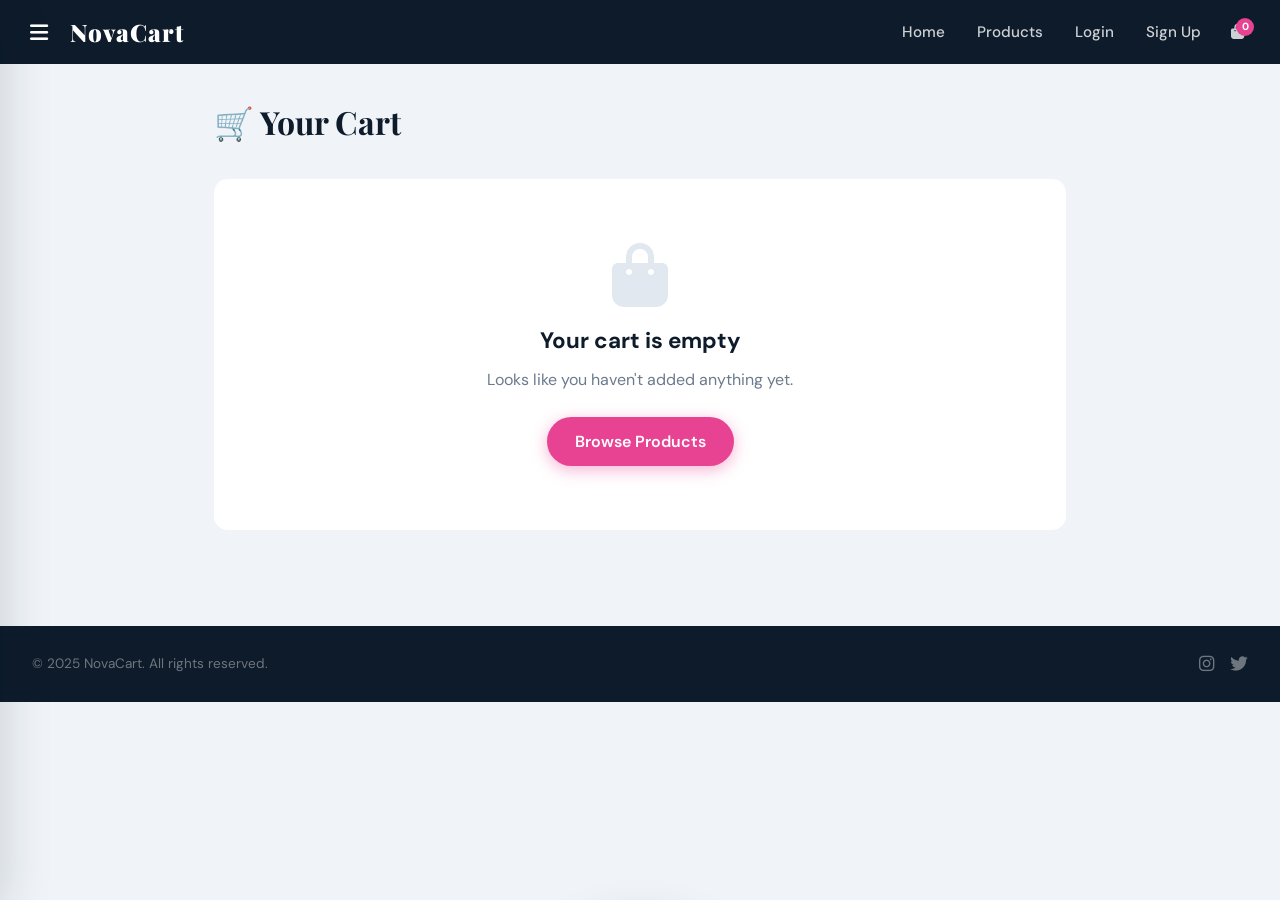
<file: cart.html>
<!DOCTYPE html>
<html lang="en">
<head>
  <meta charset="UTF-8">
  <meta name="viewport" content="width=device-width, initial-scale=1.0">
  <title>Your Cart — NovaCart</title>
  <link rel="preconnect" href="https://fonts.googleapis.com">
  <link href="https://fonts.googleapis.com/css2?family=Playfair+Display:wght@700;900&family=DM+Sans:wght@300;400;500;600&display=swap" rel="stylesheet">
  <link rel="stylesheet" href="https://cdnjs.cloudflare.com/ajax/libs/font-awesome/6.4.0/css/all.min.css">
  <link rel="stylesheet" href="style.css">
</head>
<body>

  <div class="overlay" id="overlay" onclick="closeSidebar()"></div>
  <aside class="sidebar" id="sidebar">
    <div class="sidebar-brand">NovaCart</div>
    <button class="sidebar-close" onclick="closeSidebar()"><i class="fa-solid fa-xmark"></i></button>
    <nav class="sidebar-nav">
      <a href="index.html"><i class="fa-solid fa-house"></i> Dashboard</a>
      <a href="#"><i class="fa-solid fa-user"></i> Profile</a>
      <a href="#"><i class="fa-solid fa-box"></i> Orders</a>
      <a href="#"><i class="fa-solid fa-heart"></i> Wishlist</a>
      <a href="cart.html" class="active"><i class="fa-solid fa-cart-shopping"></i> Cart</a>
      <a href="settings.html"><i class="fa-solid fa-gear"></i> Settings</a>
      <a href="#"><i class="fa-solid fa-bell"></i> Notifications</a>
      <a href="#"><i class="fa-solid fa-headset"></i> Support</a>
      <a href="login.html"><i class="fa-solid fa-right-from-bracket"></i> Logout</a>
    </nav>
  </aside>

  <header class="header" id="header">
    <div class="header-inner">
      <div class="header-left">
        <button class="menu-btn" onclick="openSidebar()"><i class="fa-solid fa-bars"></i></button>
        <a href="index.html" class="brand">NovaCart</a>
      </div>
      <nav class="header-nav">
        <a href="index.html">Home</a>
        <a href="products.html">Products</a>
        <a href="login.html">Login</a>
        <a href="signup.html">Sign Up</a>
        <a href="cart.html" class="cart-link active">
          <i class="fa-solid fa-bag-shopping"></i>
          <span class="cart-count" id="cartCount">0</span>
        </a>
      </nav>
      <button class="mobile-cart-btn" onclick="window.location='cart.html'">
        <i class="fa-solid fa-bag-shopping"></i>
        <span class="cart-count" id="cartCountMobile">0</span>
      </button>
    </div>
  </header>

  <div class="page-wrapper">
    <h2 class="page-title">🛒 Your Cart</h2>
    <div id="cartContainer"></div>
  </div>

  <footer class="footer">
    <div class="footer-bottom" style="border-top:none">
      <p>&copy; 2025 NovaCart. All rights reserved.</p>
      <div class="social-links">
        <a href="#"><i class="fa-brands fa-instagram"></i></a>
        <a href="#"><i class="fa-brands fa-twitter"></i></a>
      </div>
    </div>
  </footer>

  <div class="toast" id="toast">
    <i class="fa-solid fa-check-circle"></i>
    <span id="toastMsg">Done!</span>
  </div>

  <script src="app.js"></script>
  <script>
    function renderCart() {
      const cart = getCart();
      const container = document.getElementById('cartContainer');
      updateCartBadge();

      if (!cart.length) {
        container.innerHTML = `
          <div class="cart-empty">
            <i class="fa-solid fa-bag-shopping"></i>
            <h3>Your cart is empty</h3>
            <p>Looks like you haven't added anything yet.</p>
            <a href="products.html" class="btn-primary" style="display:inline-block">Browse Products</a>
          </div>`;
        return;
      }

      const subtotal = cart.reduce((s, i) => s + i.price * i.qty, 0);
      const shipping = subtotal > 100 ? 0 : 9.99;
      const total = subtotal + shipping;

      const itemsHTML = cart.map((item, idx) => `
        <div class="cart-item-card" id="item-${idx}">
          <div style="width:90px;height:90px;border-radius:10px;background:#f8fafc;display:flex;align-items:center;justify-content:center;flex-shrink:0;font-size:2rem;">🛍️</div>
          <div class="cart-item-info">
            <h3>${item.name}</h3>
            <div class="item-price">$${item.price.toFixed(2)}</div>
            <div class="qty-controls">
              <button class="qty-btn" onclick="changeQty(${idx}, -1)"><i class="fa-solid fa-minus"></i></button>
              <span class="qty-display">${item.qty}</span>
              <button class="qty-btn" onclick="changeQty(${idx}, 1)"><i class="fa-solid fa-plus"></i></button>
            </div>
          </div>
          <div style="text-align:right;display:flex;flex-direction:column;align-items:flex-end;gap:8px;flex-shrink:0">
            <span style="font-weight:700;font-size:1.1rem">$${(item.price * item.qty).toFixed(2)}</span>
            <button class="cart-remove" onclick="removeItem(${idx})" title="Remove"><i class="fa-solid fa-trash"></i></button>
          </div>
        </div>`).join('');

      container.innerHTML = `
        ${itemsHTML}
        <div class="cart-summary">
          <h3>Order Summary</h3>
          <div class="summary-row"><span>Subtotal (${cart.reduce((s,i)=>s+i.qty,0)} items)</span><span>$${subtotal.toFixed(2)}</span></div>
          <div class="summary-row"><span>Shipping</span><span>${shipping === 0 ? '<span style="color:#22c55e;font-weight:600">Free</span>' : '$'+shipping.toFixed(2)}</span></div>
          ${shipping > 0 ? `<div style="font-size:0.8rem;color:#6b7a8d;margin-top:4px">Add $${(100-subtotal).toFixed(2)} more for free shipping</div>` : ''}
          <div class="summary-row total"><span>Total</span><span>$${total.toFixed(2)}</span></div>
          <button class="checkout-btn" onclick="checkout()">
            <i class="fa-solid fa-lock"></i> Proceed to Checkout
          </button>
          <a href="products.html" style="display:block;text-align:center;margin-top:1rem;color:var(--muted);font-size:0.9rem">
            <i class="fa-solid fa-arrow-left"></i> Continue Shopping
          </a>
        </div>`;
    }

    function changeQty(idx, delta) {
      let cart = getCart();
      cart[idx].qty += delta;
      if (cart[idx].qty <= 0) cart.splice(idx, 1);
      saveCart(cart);
      renderCart();
    }

    function removeItem(idx) {
      const card = document.getElementById(`item-${idx}`);
      if (card) {
        card.style.transform = 'translateX(30px)';
        card.style.opacity = '0';
        card.style.transition = 'all 0.3s ease';
      }
      setTimeout(() => {
        let cart = getCart();
        cart.splice(idx, 1);
        saveCart(cart);
        renderCart();
        showToast('Item removed');
      }, 300);
    }

    function checkout() {
      showToast('🎉 Order placed! (Demo)');
      setTimeout(() => {
        saveCart([]);
        renderCart();
      }, 1500);
    }

    renderCart();
  </script>
</body>
</html>
</file>
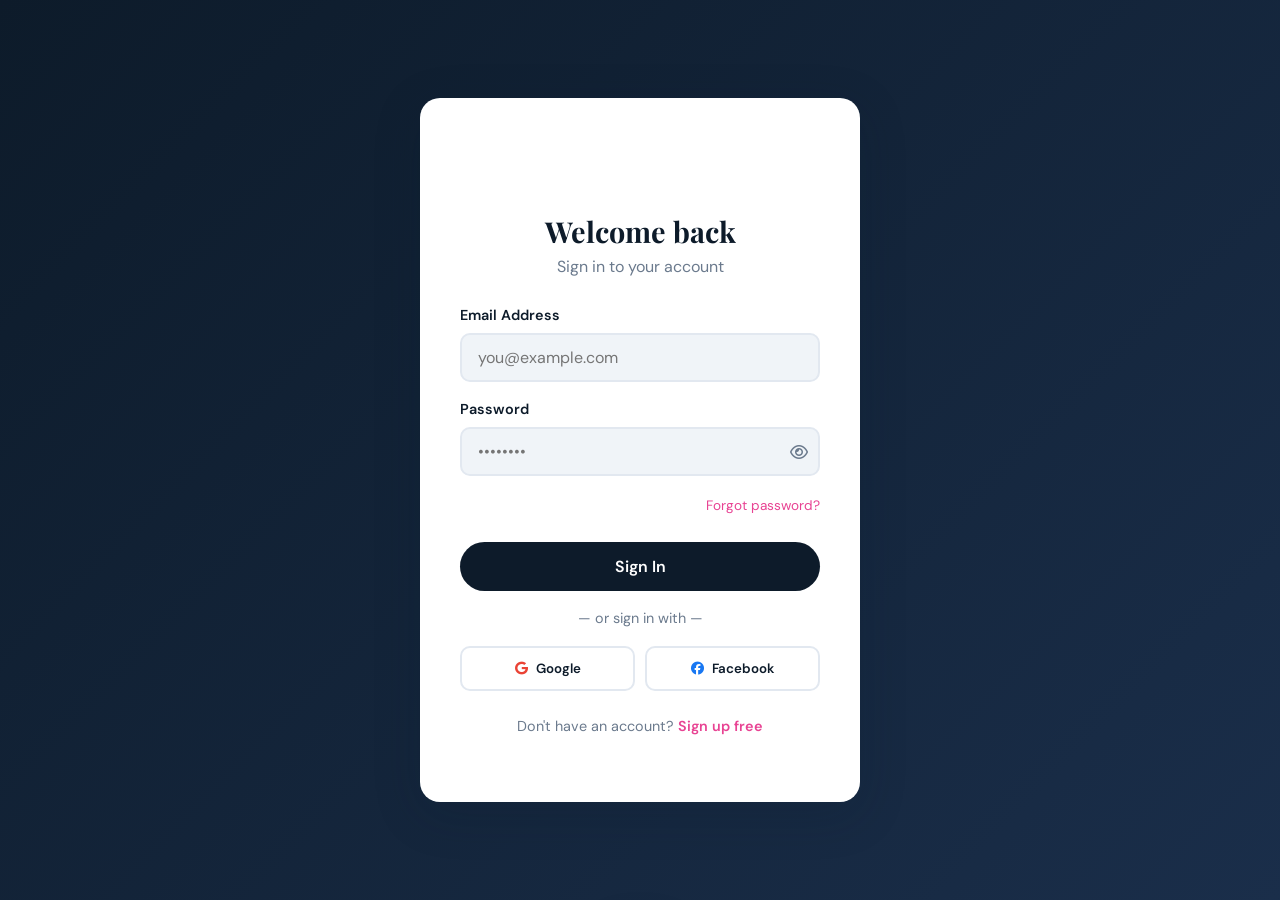
<file: login.html>
<!DOCTYPE html>
<html lang="en">
<head>
  <meta charset="UTF-8">
  <meta name="viewport" content="width=device-width, initial-scale=1.0">
  <title>Login — NovaCart</title>
  <link rel="preconnect" href="https://fonts.googleapis.com">
  <link href="https://fonts.googleapis.com/css2?family=Playfair+Display:wght@700;900&family=DM+Sans:wght@300;400;500;600&display=swap" rel="stylesheet">
  <link rel="stylesheet" href="https://cdnjs.cloudflare.com/ajax/libs/font-awesome/6.4.0/css/all.min.css">
  <link rel="stylesheet" href="style.css">
</head>
<body>
  <div class="auth-page">
    <div class="auth-card">
      <a href="index.html" class="brand">NovaCart</a>
      <h2>Welcome back</h2>
      <p>Sign in to your account</p>

      <div id="authError" style="display:none;background:#fee2e2;color:#ef4444;padding:10px 14px;border-radius:10px;font-size:0.9rem;margin-bottom:1rem;border:1px solid #fca5a5"></div>

      <form onsubmit="handleLogin(event)">
        <div class="form-group">
          <label for="email">Email Address</label>
          <input type="email" id="email" placeholder="you@example.com" required autocomplete="email">
        </div>
        <div class="form-group">
          <label for="password">Password</label>
          <div style="position:relative">
            <input type="password" id="password" placeholder="••••••••" required autocomplete="current-password" style="padding-right:44px">
            <button type="button" onclick="togglePwd('password')" style="position:absolute;right:12px;top:50%;transform:translateY(-50%);background:none;border:none;color:var(--muted);font-size:1rem">
              <i class="fa-regular fa-eye" id="eyeIcon"></i>
            </button>
          </div>
        </div>
        <div style="text-align:right;margin-bottom:1rem">
          <a href="#" style="font-size:0.85rem;color:var(--accent)">Forgot password?</a>
        </div>
        <button type="submit" class="auth-submit" id="loginBtn">
          <span id="loginBtnText">Sign In</span>
        </button>
      </form>

      <div class="auth-divider">— or sign in with —</div>
      <div style="display:flex;gap:10px">
        <button onclick="showToast('Google login coming soon!')" style="flex:1;padding:12px;border:2px solid var(--border);border-radius:10px;background:white;display:flex;align-items:center;justify-content:center;gap:8px;font-weight:600;color:var(--dark);transition:all 0.3s;cursor:pointer">
          <i class="fa-brands fa-google" style="color:#ea4335"></i> Google
        </button>
        <button onclick="showToast('Facebook login coming soon!')" style="flex:1;padding:12px;border:2px solid var(--border);border-radius:10px;background:white;display:flex;align-items:center;justify-content:center;gap:8px;font-weight:600;color:var(--dark);transition:all 0.3s;cursor:pointer">
          <i class="fa-brands fa-facebook" style="color:#1877f2"></i> Facebook
        </button>
      </div>

      <p style="text-align:center;margin-top:1.5rem;font-size:0.9rem;color:var(--muted)">
        Don't have an account? <a href="signup.html" class="auth-link">Sign up free</a>
      </p>
    </div>
  </div>

  <div class="toast" id="toast">
    <i class="fa-solid fa-check-circle"></i>
    <span id="toastMsg"></span>
  </div>

  <script src="app.js"></script>
  <script>
    function togglePwd(id) {
      const inp = document.getElementById(id);
      const icon = document.getElementById('eyeIcon');
      if (inp.type === 'password') {
        inp.type = 'text';
        icon.className = 'fa-regular fa-eye-slash';
      } else {
        inp.type = 'password';
        icon.className = 'fa-regular fa-eye';
      }
    }

    function handleLogin(e) {
      e.preventDefault();
      const btn = document.getElementById('loginBtn');
      const txt = document.getElementById('loginBtnText');
      const err = document.getElementById('authError');
      btn.disabled = true;
      txt.innerHTML = '<i class="fa-solid fa-spinner fa-spin"></i> Signing in…';
      err.style.display = 'none';

      setTimeout(() => {
        const email = document.getElementById('email').value;
        const pass = document.getElementById('password').value;
        // Demo: any filled form passes
        if (email && pass.length >= 6) {
          localStorage.setItem('novaUser', JSON.stringify({ email }));
          showToast('Welcome back! 🎉');
          setTimeout(() => window.location = 'index.html', 1000);
        } else {
          err.textContent = 'Password must be at least 6 characters.';
          err.style.display = 'block';
          btn.disabled = false;
          txt.textContent = 'Sign In';
        }
      }, 1200);
    }
  </script>
</body>
</html>
</file>
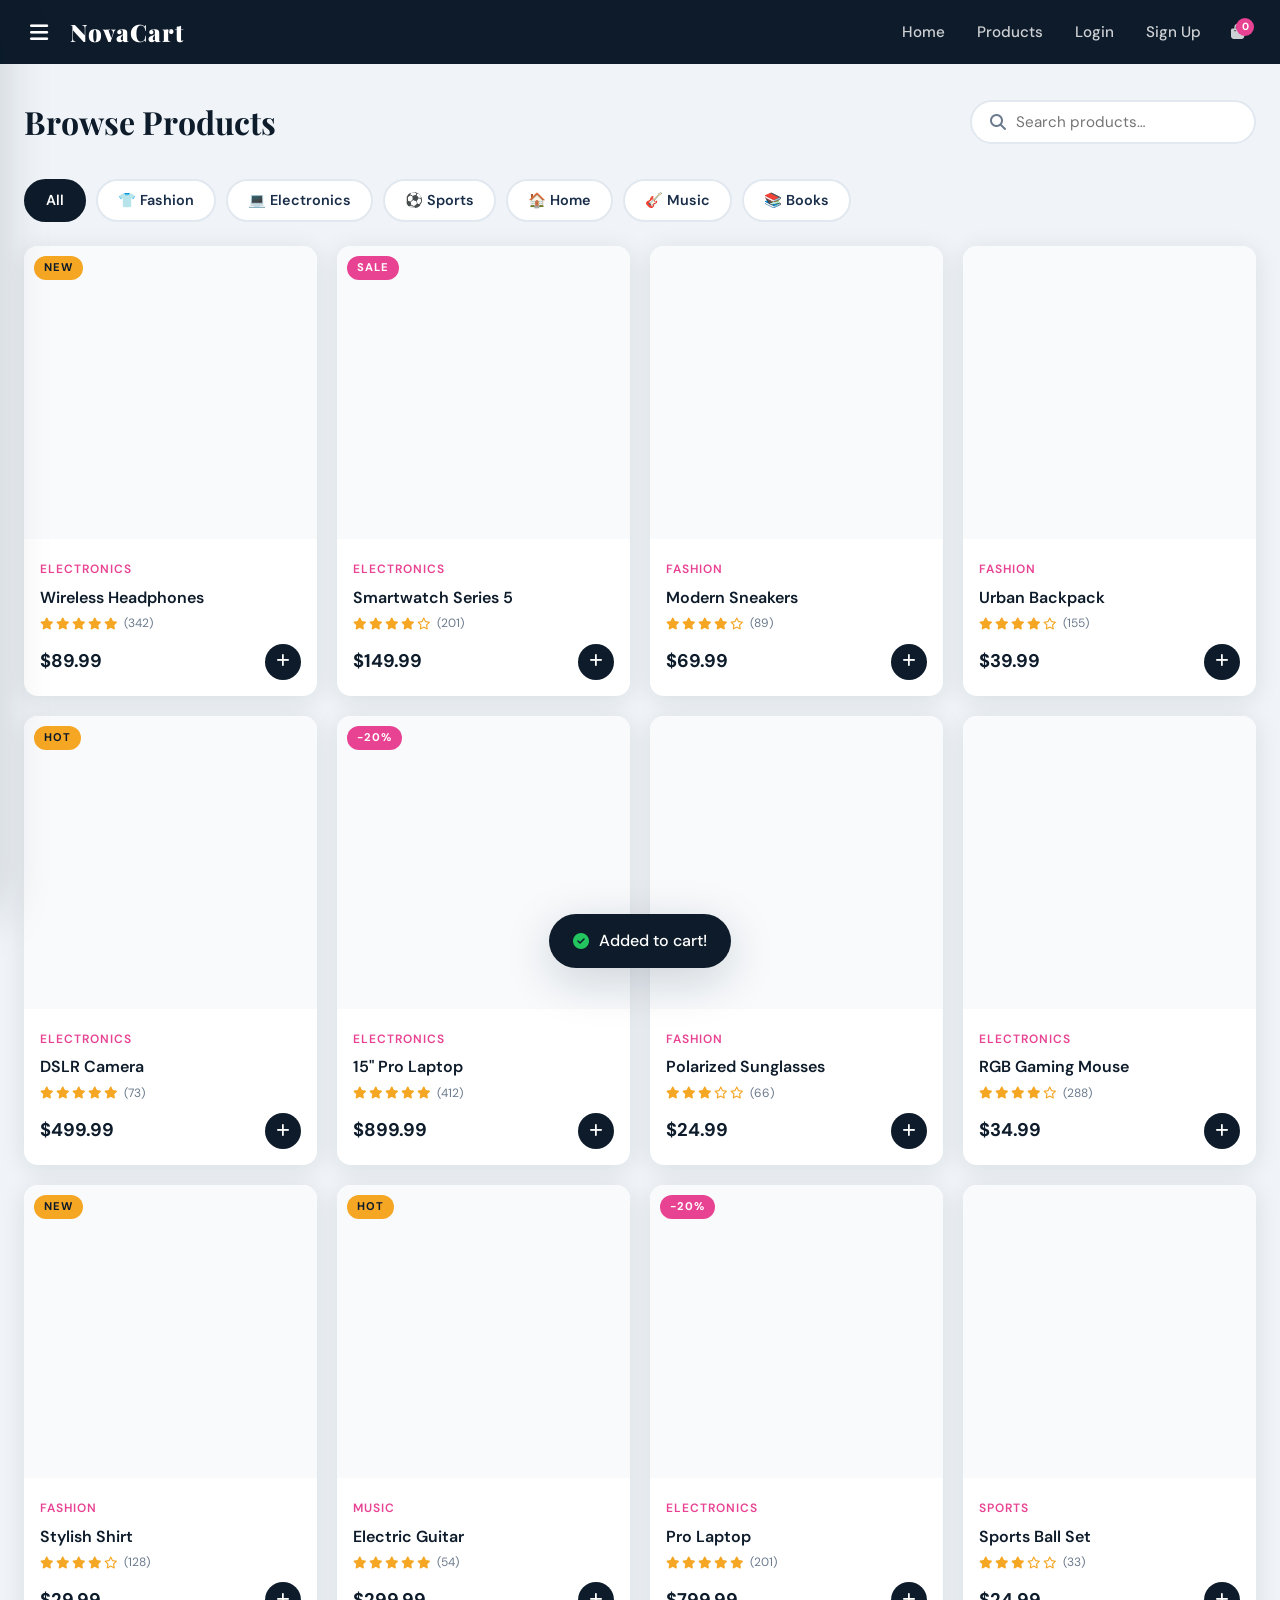
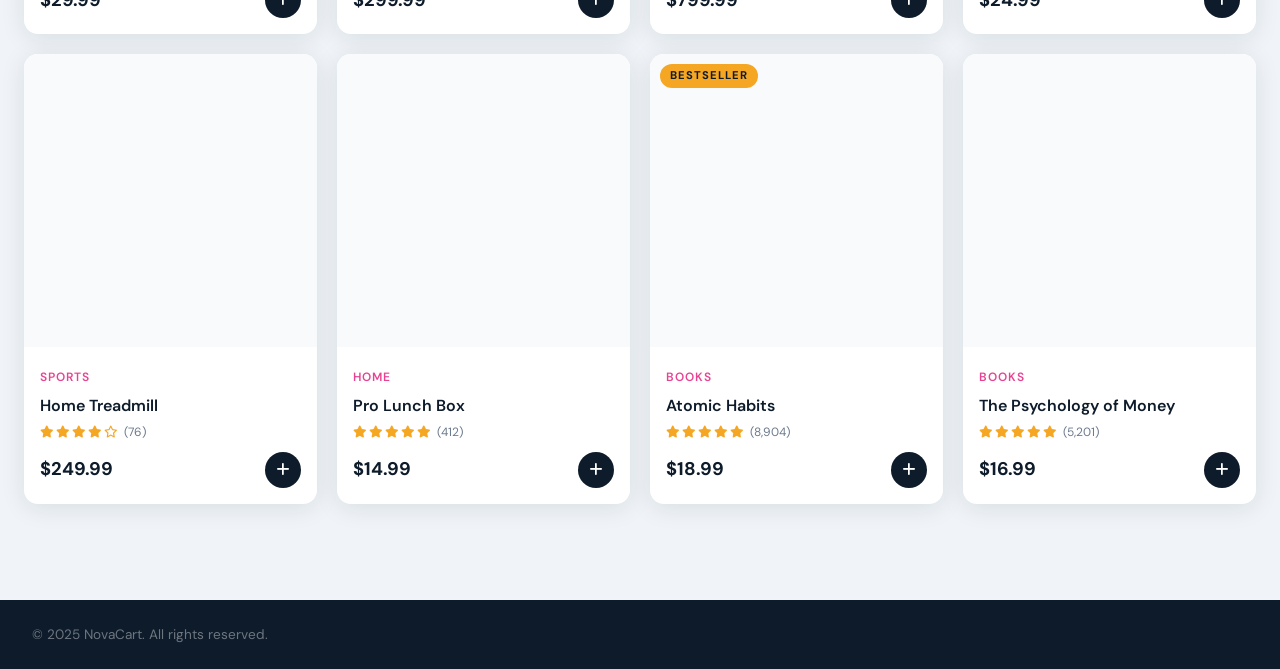
<file: products.html>
<!DOCTYPE html>
<html lang="en">
<head>
  <meta charset="UTF-8">
  <meta name="viewport" content="width=device-width, initial-scale=1.0">
  <title>Products — NovaCart</title>
  <link rel="preconnect" href="https://fonts.googleapis.com">
  <link href="https://fonts.googleapis.com/css2?family=Playfair+Display:wght@700;900&family=DM+Sans:wght@300;400;500;600&display=swap" rel="stylesheet">
  <link rel="stylesheet" href="https://cdnjs.cloudflare.com/ajax/libs/font-awesome/6.4.0/css/all.min.css">
  <link rel="stylesheet" href="style.css">
</head>
<body>

  <div class="overlay" id="overlay" onclick="closeSidebar()"></div>
  <aside class="sidebar" id="sidebar">
    <div class="sidebar-brand">NovaCart</div>
    <button class="sidebar-close" onclick="closeSidebar()"><i class="fa-solid fa-xmark"></i></button>
    <nav class="sidebar-nav">
      <a href="index.html"><i class="fa-solid fa-house"></i> Dashboard</a>
      <a href="#"><i class="fa-solid fa-user"></i> Profile</a>
      <a href="#"><i class="fa-solid fa-box"></i> Orders</a>
      <a href="#"><i class="fa-solid fa-heart"></i> Wishlist</a>
      <a href="cart.html"><i class="fa-solid fa-cart-shopping"></i> Cart</a>
      <a href="settings.html"><i class="fa-solid fa-gear"></i> Settings</a>
      <a href="login.html"><i class="fa-solid fa-right-from-bracket"></i> Logout</a>
    </nav>
  </aside>

  <header class="header" id="header">
    <div class="header-inner">
      <div class="header-left">
        <button class="menu-btn" onclick="openSidebar()"><i class="fa-solid fa-bars"></i></button>
        <a href="index.html" class="brand">NovaCart</a>
      </div>
      <nav class="header-nav">
        <a href="index.html">Home</a>
        <a href="products.html">Products</a>
        <a href="login.html">Login</a>
        <a href="signup.html">Sign Up</a>
        <a href="cart.html" class="cart-link">
          <i class="fa-solid fa-bag-shopping"></i>
          <span class="cart-count" id="cartCount">0</span>
        </a>
      </nav>
      <button class="mobile-cart-btn" onclick="window.location='cart.html'">
        <i class="fa-solid fa-bag-shopping"></i>
        <span class="cart-count" id="cartCountMobile">0</span>
      </button>
    </div>
  </header>

  <div class="products-page">
    <div class="products-page-header">
      <h2 class="page-title" style="margin:0">Browse Products</h2>
      <div class="search-bar">
        <i class="fa-solid fa-magnifying-glass"></i>
        <input type="text" id="searchInput" placeholder="Search products…" oninput="searchProducts(this.value)">
      </div>
    </div>

    <div class="categories" style="padding:0 0 1.5rem">
      <div class="category-pill active" onclick="filterCat('all',this)">All</div>
      <div class="category-pill" onclick="filterCat('fashion',this)">👕 Fashion</div>
      <div class="category-pill" onclick="filterCat('electronics',this)">💻 Electronics</div>
      <div class="category-pill" onclick="filterCat('sports',this)">⚽ Sports</div>
      <div class="category-pill" onclick="filterCat('home',this)">🏠 Home</div>
      <div class="category-pill" onclick="filterCat('music',this)">🎸 Music</div>
      <div class="category-pill" onclick="filterCat('books',this)">📚 Books</div>
    </div>

    <div class="product-grid" id="productGrid"></div>
    <p id="noResults" style="text-align:center;color:var(--muted);display:none;padding:3rem">No products found.</p>
  </div>

  <footer class="footer">
    <div class="footer-bottom" style="border-top:none">
      <p>&copy; 2025 NovaCart. All rights reserved.</p>
    </div>
  </footer>

  <div class="toast" id="toast">
    <i class="fa-solid fa-check-circle"></i>
    <span id="toastMsg">Added to cart!</span>
  </div>

  <script src="app.js"></script>
  <script>
    const ALL_PRODUCTS = [
      { name:'Wireless Headphones', price:89.99, cat:'electronics', badge:'New', img:'https://images.pexels.com/photos/3394659/pexels-photo-3394659.jpeg?auto=compress&cs=tinysrgb&h=300', rating:5, reviews:342 },
      { name:'Smartwatch Series 5', price:149.99, cat:'electronics', badge:'Sale', img:'https://images.pexels.com/photos/267394/pexels-photo-267394.jpeg?auto=compress&cs=tinysrgb&h=300', rating:4, reviews:201 },
      { name:'Modern Sneakers', price:69.99, cat:'fashion', badge:'', img:'https://images.pexels.com/photos/2529148/pexels-photo-2529148.jpeg?auto=compress&cs=tinysrgb&h=300', rating:4, reviews:89 },
      { name:'Urban Backpack', price:39.99, cat:'fashion', badge:'', img:'https://images.pexels.com/photos/374574/pexels-photo-374574.jpeg?auto=compress&cs=tinysrgb&h=300', rating:4, reviews:155 },
      { name:'DSLR Camera', price:499.99, cat:'electronics', badge:'Hot', img:'https://images.pexels.com/photos/212372/pexels-photo-212372.jpeg?auto=compress&cs=tinysrgb&h=300', rating:5, reviews:73 },
      { name:'15" Pro Laptop', price:899.99, cat:'electronics', badge:'-20%', img:'https://images.pexels.com/photos/18105/pexels-photo.jpg?auto=compress&cs=tinysrgb&h=300', rating:5, reviews:412 },
      { name:'Polarized Sunglasses', price:24.99, cat:'fashion', badge:'', img:'https://images.pexels.com/photos/46710/pexels-photo-46710.jpeg?auto=compress&cs=tinysrgb&h=300', rating:3, reviews:66 },
      { name:'RGB Gaming Mouse', price:34.99, cat:'electronics', badge:'', img:'https://images.pexels.com/photos/4792737/pexels-photo-4792737.jpeg?auto=compress&cs=tinysrgb&h=300', rating:4, reviews:288 },
      { name:'Stylish Shirt', price:29.99, cat:'fashion', badge:'New', img:'https://m.media-amazon.com/images/I/91lDZrrLkCL._UY1100_.jpg', rating:4, reviews:128 },
      { name:'Electric Guitar', price:299.99, cat:'music', badge:'Hot', img:'https://vibemusic.in/wp-content/uploads/2024/07/Hertz-LP-Custom-Electric-Guitar-FM.jpeg', rating:5, reviews:54 },
      { name:'Pro Laptop', price:799.99, cat:'electronics', badge:'-20%', img:'https://ik.imagekit.io/budli/images/full/0e36625afe341ce739026302ce446a3f.png', rating:5, reviews:201 },
      { name:'Sports Ball Set', price:24.99, cat:'sports', badge:'', img:'https://rukminim2.flixcart.com/image/240/240/xif0q/outdoor-toy/w/d/w/-original-imah44c7dzgzndhu.jpeg?q=60', rating:3, reviews:33 },
      { name:'Home Treadmill', price:249.99, cat:'sports', badge:'', img:'https://rukminim2.flixcart.com/image/612/612/xif0q/treadmill/3/a/h/rpm800-4-in-1-multifunction-for-men-women-homegym-workout-non-original-imahd8ch9jjfe8hh.jpeg?q=70', rating:4, reviews:76 },
      { name:'Pro Lunch Box', price:14.99, cat:'home', badge:'', img:'https://rukminim1.flixcart.com/image/240/240/xif0q/lunch-box/c/t/9/1900-pro-lunch-box-3-containers-1-chutney-dabba-1-bottle-spoon-original-imagkf9vy7c3nhyy.jpeg?q=60', rating:5, reviews:412 },
      { name:'Atomic Habits', price:18.99, cat:'books', badge:'Bestseller', img:'https://m.media-amazon.com/images/I/91ZVf3kNrcL._AC_SY200_.jpg', rating:5, reviews:8904 },
      { name:'The Psychology of Money', price:16.99, cat:'books', badge:'', img:'https://m.media-amazon.com/images/I/81+efMYN9wL._AC_SY200_.jpg', rating:5, reviews:5201 },
    ];

    let currentCat = 'all';
    let currentSearch = '';

    function stars(n) {
      return Array.from({length:5}, (_,i) =>
        `<i class="fa-${i < n ? 'solid' : 'regular'} fa-star"></i>`
      ).join('');
    }

    function renderProducts() {
      const grid = document.getElementById('productGrid');
      const noRes = document.getElementById('noResults');
      const filtered = ALL_PRODUCTS.filter(p => {
        const catMatch = currentCat === 'all' || p.cat === currentCat;
        const searchMatch = p.name.toLowerCase().includes(currentSearch.toLowerCase());
        return catMatch && searchMatch;
      });
      if (!filtered.length) {
        grid.innerHTML = '';
        noRes.style.display = 'block';
        return;
      }
      noRes.style.display = 'none';
      grid.innerHTML = filtered.map((p, i) => `
        <div class="product-card" data-category="${p.cat}" style="animation-delay:${i*0.05}s">
          <div class="product-img-wrap">
            <img src="${p.img}" alt="${p.name}" loading="lazy" onerror="this.src='https://via.placeholder.com/240x240?text=Image'">
            <button class="wishlist-btn" onclick="event.stopPropagation()">
              <i class="fa-regular fa-heart"></i>
            </button>
            ${p.badge ? `<div class="product-badge${p.badge==='Sale'||p.badge.startsWith('-')?' sale':''}">${p.badge}</div>` : ''}
          </div>
          <div class="product-info">
            <span class="product-cat">${p.cat}</span>
            <h3>${p.name}</h3>
            <div class="product-rating">${stars(p.rating)}<span>(${p.reviews.toLocaleString()})</span></div>
            <div class="product-footer">
              <span class="price">$${p.price.toFixed(2)}</span>
              <button class="add-btn" onclick="addToCart(this,'${p.name}',${p.price})">
                <i class="fa-solid fa-plus"></i>
              </button>
            </div>
          </div>
        </div>`).join('');
    }

    function filterCat(cat, el) {
      currentCat = cat;
      document.querySelectorAll('.category-pill').forEach(p => p.classList.remove('active'));
      el.classList.add('active');
      renderProducts();
    }

    function searchProducts(val) {
      currentSearch = val;
      renderProducts();
    }

    renderProducts();
  </script>
</body>
</html>
</file>
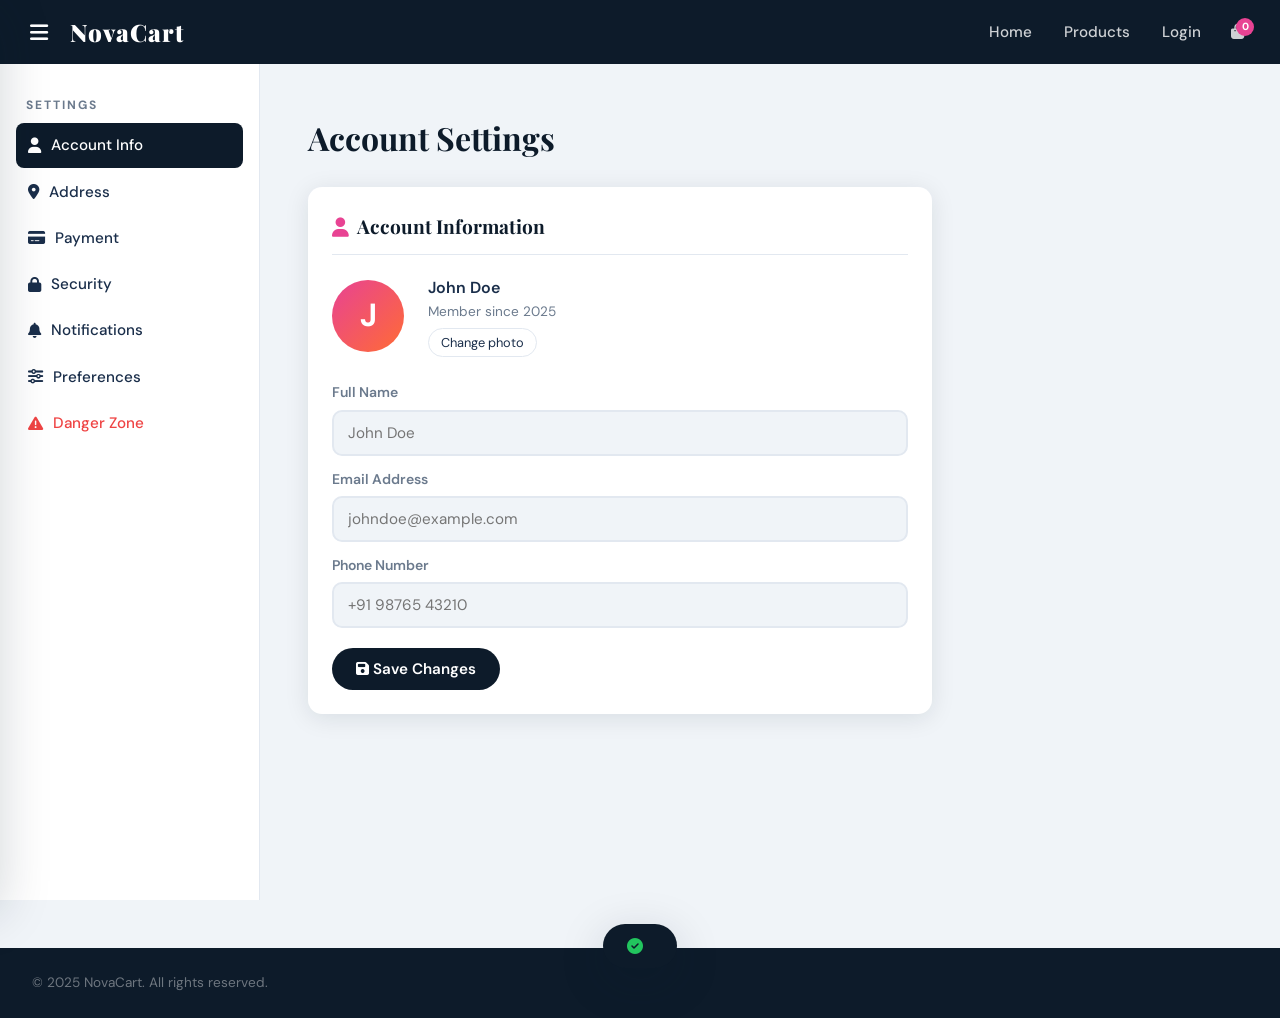
<file: settings.html>
<!DOCTYPE html>
<html lang="en">
<head>
  <meta charset="UTF-8">
  <meta name="viewport" content="width=device-width, initial-scale=1.0">
  <title>Settings — NovaCart</title>
  <link rel="preconnect" href="https://fonts.googleapis.com">
  <link href="https://fonts.googleapis.com/css2?family=Playfair+Display:wght@700;900&family=DM+Sans:wght@300;400;500;600&display=swap" rel="stylesheet">
  <link rel="stylesheet" href="https://cdnjs.cloudflare.com/ajax/libs/font-awesome/6.4.0/css/all.min.css">
  <link rel="stylesheet" href="style.css">
</head>
<body>

  <div class="overlay" id="overlay" onclick="closeSidebar()"></div>
  <aside class="sidebar" id="sidebar">
    <div class="sidebar-brand">NovaCart</div>
    <button class="sidebar-close" onclick="closeSidebar()"><i class="fa-solid fa-xmark"></i></button>
    <nav class="sidebar-nav">
      <a href="index.html"><i class="fa-solid fa-house"></i> Dashboard</a>
      <a href="#"><i class="fa-solid fa-user"></i> Profile</a>
      <a href="#"><i class="fa-solid fa-box"></i> Orders</a>
      <a href="#"><i class="fa-solid fa-heart"></i> Wishlist</a>
      <a href="cart.html"><i class="fa-solid fa-cart-shopping"></i> Cart</a>
      <a href="settings.html" class="active"><i class="fa-solid fa-gear"></i> Settings</a>
      <a href="#"><i class="fa-solid fa-bell"></i> Notifications</a>
      <a href="#"><i class="fa-solid fa-headset"></i> Support</a>
      <a href="login.html"><i class="fa-solid fa-right-from-bracket"></i> Logout</a>
    </nav>
  </aside>

  <header class="header" id="header">
    <div class="header-inner">
      <div class="header-left">
        <button class="menu-btn" onclick="openSidebar()"><i class="fa-solid fa-bars"></i></button>
        <a href="index.html" class="brand">NovaCart</a>
      </div>
      <nav class="header-nav">
        <a href="index.html">Home</a>
        <a href="products.html">Products</a>
        <a href="login.html">Login</a>
        <a href="cart.html" class="cart-link">
          <i class="fa-solid fa-bag-shopping"></i>
          <span class="cart-count" id="cartCount">0</span>
        </a>
      </nav>
      <button class="mobile-cart-btn" onclick="window.location='cart.html'">
        <i class="fa-solid fa-bag-shopping"></i>
        <span class="cart-count" id="cartCountMobile">0</span>
      </button>
    </div>
  </header>

  <div class="settings-layout">

    <!-- Settings Sidebar -->
    <aside class="settings-sidebar">
      <h2>Settings</h2>
      <a href="#account" class="active" onclick="showTab('account',this)"><i class="fa-solid fa-user"></i> Account Info</a>
      <a href="#address" onclick="showTab('address',this)"><i class="fa-solid fa-location-dot"></i> Address</a>
      <a href="#payment" onclick="showTab('payment',this)"><i class="fa-solid fa-credit-card"></i> Payment</a>
      <a href="#security" onclick="showTab('security',this)"><i class="fa-solid fa-lock"></i> Security</a>
      <a href="#notifications" onclick="showTab('notifications',this)"><i class="fa-solid fa-bell"></i> Notifications</a>
      <a href="#preferences" onclick="showTab('preferences',this)"><i class="fa-solid fa-sliders"></i> Preferences</a>
      <a href="#danger" onclick="showTab('danger',this)" style="color:#ef4444"><i class="fa-solid fa-triangle-exclamation"></i> Danger Zone</a>
    </aside>

    <!-- Settings Main -->
    <main class="settings-main">
      <h1 class="page-title" style="margin-bottom:1.5rem">Account Settings</h1>

      <!-- Account Info -->
      <div class="settings-section" id="tab-account">
        <h3><i class="fa-solid fa-user" style="color:var(--accent);margin-right:8px"></i>Account Information</h3>
        <div style="display:flex;align-items:center;gap:1.5rem;margin-bottom:1.5rem">
          <div id="avatarCircle" style="width:72px;height:72px;border-radius:50%;background:linear-gradient(135deg,#e84393,#ff6b35);display:flex;align-items:center;justify-content:center;font-size:2rem;color:white;font-weight:700;flex-shrink:0">J</div>
          <div>
            <div style="font-weight:600;font-size:1rem" id="avatarName">John Doe</div>
            <div style="color:var(--muted);font-size:0.85rem">Member since 2025</div>
            <button onclick="showToast('Photo upload coming soon!')" style="margin-top:6px;background:none;border:1px solid var(--border);padding:5px 12px;border-radius:100px;font-size:0.8rem;color:var(--navy);cursor:pointer">Change photo</button>
          </div>
        </div>
        <label>Full Name</label>
        <input type="text" id="settingName" placeholder="John Doe">
        <label>Email Address</label>
        <input type="email" id="settingEmail" placeholder="johndoe@example.com">
        <label>Phone Number</label>
        <input type="tel" id="settingPhone" placeholder="+91 98765 43210">
        <button class="save-btn" onclick="saveSection('account')">
          <i class="fa-solid fa-floppy-disk"></i> Save Changes
        </button>
      </div>

      <!-- Address -->
      <div class="settings-section" id="tab-address" style="display:none">
        <h3><i class="fa-solid fa-location-dot" style="color:var(--accent);margin-right:8px"></i>Address Management</h3>
        <label>Street Address</label>
        <input type="text" id="settingStreet" placeholder="123 Main Street">
        <label>City</label>
        <input type="text" id="settingCity" placeholder="Mumbai">
        <label>State / Province</label>
        <input type="text" id="settingState" placeholder="Maharashtra">
        <label>ZIP / PIN Code</label>
        <input type="text" id="settingZip" placeholder="400001">
        <label>Country</label>
        <select id="settingCountry">
          <option>India</option>
          <option>United States</option>
          <option>United Kingdom</option>
          <option>Canada</option>
          <option>Australia</option>
          <option>Germany</option>
          <option>France</option>
          <option>Japan</option>
        </select>
        <button class="save-btn" onclick="saveSection('address')">
          <i class="fa-solid fa-floppy-disk"></i> Update Address
        </button>
      </div>

      <!-- Payment -->
      <div class="settings-section" id="tab-payment" style="display:none">
        <h3><i class="fa-solid fa-credit-card" style="color:var(--accent);margin-right:8px"></i>Payment Methods</h3>
        <div style="background:linear-gradient(135deg,#0d1b2a,#1a2e4a);border-radius:14px;padding:1.5rem;color:white;margin-bottom:1.5rem;position:relative;overflow:hidden">
          <div style="font-size:0.75rem;opacity:0.6;letter-spacing:2px;text-transform:uppercase">Credit Card</div>
          <div style="font-size:1.4rem;letter-spacing:4px;margin:0.8rem 0">•••• •••• •••• 1234</div>
          <div style="display:flex;justify-content:space-between;align-items:flex-end">
            <div><div style="font-size:0.7rem;opacity:0.6">Cardholder</div><div style="font-weight:600">John Doe</div></div>
            <div><div style="font-size:0.7rem;opacity:0.6">Expires</div><div style="font-weight:600">12/27</div></div>
            <i class="fa-brands fa-cc-visa" style="font-size:2rem;opacity:0.8"></i>
          </div>
          <div style="position:absolute;top:-30px;right:-30px;width:120px;height:120px;border-radius:50%;background:rgba(255,255,255,0.05)"></div>
        </div>
        <label>Cardholder Name</label>
        <input type="text" id="cardName" placeholder="John Doe">
        <label>Card Number</label>
        <input type="text" id="cardNumber" placeholder="XXXX XXXX XXXX XXXX" maxlength="19" oninput="formatCard(this)">
        <div style="display:grid;grid-template-columns:1fr 1fr;gap:1rem">
          <div>
            <label>Expiry Date</label>
            <input type="text" placeholder="MM/YY" maxlength="5">
          </div>
          <div>
            <label>CVV</label>
            <input type="password" placeholder="•••" maxlength="4">
          </div>
        </div>
        <button class="save-btn" onclick="saveSection('payment')">
          <i class="fa-solid fa-plus"></i> Add Payment Method
        </button>
      </div>

      <!-- Security -->
      <div class="settings-section" id="tab-security" style="display:none">
        <h3><i class="fa-solid fa-lock" style="color:var(--accent);margin-right:8px"></i>Privacy & Security</h3>
        <label>Current Password</label>
        <input type="password" id="currentPwd" placeholder="••••••••">
        <label>New Password</label>
        <input type="password" id="newPwd" placeholder="Min 6 characters" oninput="checkStrength(this.value)">
        <div style="margin-top:6px;height:4px;border-radius:4px;background:var(--border);overflow:hidden">
          <div id="strengthBar" style="height:100%;width:0;transition:all 0.3s;border-radius:4px"></div>
        </div>
        <label>Confirm New Password</label>
        <input type="password" id="confirmPwd" placeholder="Repeat new password">
        <div style="margin-top:1.25rem;padding:1rem;background:var(--bg);border-radius:10px">
          <div style="font-weight:600;margin-bottom:8px">Two-Factor Authentication</div>
          <div style="display:flex;align-items:center;justify-content:space-between">
            <span style="font-size:0.9rem;color:var(--muted)">Add an extra layer of security</span>
            <label class="toggle-switch">
              <input type="checkbox" id="twoFactor">
              <span class="toggle-slider"></span>
            </label>
          </div>
        </div>
        <button class="save-btn" onclick="saveSection('security')">
          <i class="fa-solid fa-shield"></i> Update Password
        </button>
      </div>

      <!-- Notifications -->
      <div class="settings-section" id="tab-notifications" style="display:none">
        <h3><i class="fa-solid fa-bell" style="color:var(--accent);margin-right:8px"></i>Notification Preferences</h3>
        <div class="notif-row">
          <div>
            <div style="font-weight:600">Email Notifications</div>
            <div style="font-size:0.85rem;color:var(--muted)">Order updates, receipts, and account alerts</div>
          </div>
          <label class="toggle-switch"><input type="checkbox" checked><span class="toggle-slider"></span></label>
        </div>
        <div class="notif-row">
          <div>
            <div style="font-weight:600">SMS Notifications</div>
            <div style="font-size:0.85rem;color:var(--muted)">Text alerts for deliveries and OTPs</div>
          </div>
          <label class="toggle-switch"><input type="checkbox"><span class="toggle-slider"></span></label>
        </div>
        <div class="notif-row">
          <div>
            <div style="font-weight:600">Promotional Offers</div>
            <div style="font-size:0.85rem;color:var(--muted)">Deals, discounts, and new arrivals</div>
          </div>
          <label class="toggle-switch"><input type="checkbox" checked><span class="toggle-slider"></span></label>
        </div>
        <div class="notif-row">
          <div>
            <div style="font-weight:600">Order Status Updates</div>
            <div style="font-size:0.85rem;color:var(--muted)">Shipped, out for delivery, delivered</div>
          </div>
          <label class="toggle-switch"><input type="checkbox" checked><span class="toggle-slider"></span></label>
        </div>
        <div class="notif-row">
          <div>
            <div style="font-weight:600">Wishlist Alerts</div>
            <div style="font-size:0.85rem;color:var(--muted)">Price drops on your wishlist items</div>
          </div>
          <label class="toggle-switch"><input type="checkbox"><span class="toggle-slider"></span></label>
        </div>
        <button class="save-btn" onclick="saveSection('notifications')">
          <i class="fa-solid fa-floppy-disk"></i> Save Preferences
        </button>
      </div>

      <!-- Preferences -->
      <div class="settings-section" id="tab-preferences" style="display:none">
        <h3><i class="fa-solid fa-sliders" style="color:var(--accent);margin-right:8px"></i>Language & Preferences</h3>
        <label>Language</label>
        <select>
          <option>English</option>
          <option>Hindi (हिन्दी)</option>
          <option>Spanish (Español)</option>
          <option>French (Français)</option>
          <option>German (Deutsch)</option>
          <option>Japanese (日本語)</option>
        </select>
        <label>Currency</label>
        <select>
          <option>INR — Indian Rupee ₹</option>
          <option>USD — US Dollar $</option>
          <option>EUR — Euro €</option>
          <option>GBP — British Pound £</option>
          <option>JPY — Japanese Yen ¥</option>
        </select>
        <label>Theme</label>
        <div style="display:grid;grid-template-columns:1fr 1fr;gap:10px;margin-top:4px">
          <div class="theme-opt active" onclick="selectTheme(this,'light')">
            <i class="fa-solid fa-sun"></i> Light
          </div>
          <div class="theme-opt" onclick="selectTheme(this,'dark')">
            <i class="fa-solid fa-moon"></i> Dark
          </div>
        </div>
        <button class="save-btn" style="margin-top:1.25rem" onclick="saveSection('preferences')">
          <i class="fa-solid fa-floppy-disk"></i> Save Settings
        </button>
      </div>

      <!-- Danger Zone -->
      <div class="settings-section danger-zone" id="tab-danger" style="display:none">
        <h3>⚠️ Danger Zone</h3>
        <p style="color:var(--muted);font-size:0.9rem;margin-bottom:1rem">
          These actions are permanent and cannot be undone. Please proceed with caution.
        </p>
        <div style="background:#fff5f5;border:1px solid #fca5a5;border-radius:10px;padding:1rem;margin-bottom:1rem">
          <div style="font-weight:600;color:#dc2626">Clear Cart & Wishlist</div>
          <div style="font-size:0.85rem;color:var(--muted);margin:4px 0 10px">Remove all items from your cart and wishlist.</div>
          <button onclick="clearData()" style="background:#dc2626;color:white;border:none;padding:8px 18px;border-radius:100px;font-weight:600;cursor:pointer;font-size:0.85rem">Clear Data</button>
        </div>
        <div style="background:#fff5f5;border:1px solid #fca5a5;border-radius:10px;padding:1rem">
          <div style="font-weight:600;color:#dc2626">Delete My Account</div>
          <div style="font-size:0.85rem;color:var(--muted);margin:4px 0 10px">Once you delete your account, all data is permanently removed.</div>
          <button class="delete-btn" onclick="confirmDelete()">Delete My Account</button>
        </div>
      </div>

    </main>
  </div>

  <footer class="footer">
    <div class="footer-bottom" style="border-top:none">
      <p>&copy; 2025 NovaCart. All rights reserved.</p>
    </div>
  </footer>

  <div class="toast" id="toast">
    <i class="fa-solid fa-check-circle"></i>
    <span id="toastMsg"></span>
  </div>

  <!-- Extra styles for settings page -->
  <style>
    .notif-row {
      display: flex; align-items: center; justify-content: space-between;
      padding: 14px 0; border-bottom: 1px solid var(--border); gap: 1rem;
    }
    .notif-row:last-of-type { border-bottom: none; }

    /* Toggle switch */
    .toggle-switch { position: relative; display: inline-block; width: 44px; height: 24px; flex-shrink: 0; }
    .toggle-switch input { opacity: 0; width: 0; height: 0; }
    .toggle-slider {
      position: absolute; inset: 0; background: #cbd5e1; border-radius: 100px;
      cursor: pointer; transition: 0.3s;
    }
    .toggle-slider::before {
      content: ''; position: absolute;
      width: 18px; height: 18px; left: 3px; top: 3px;
      background: white; border-radius: 50%; transition: 0.3s;
    }
    input:checked + .toggle-slider { background: var(--accent); }
    input:checked + .toggle-slider::before { transform: translateX(20px); }

    /* Theme option */
    .theme-opt {
      border: 2px solid var(--border); border-radius: 10px;
      padding: 12px; text-align: center; cursor: pointer;
      font-weight: 600; transition: all 0.3s; color: var(--muted);
    }
    .theme-opt.active { border-color: var(--accent); color: var(--accent); background: #fff0f7; }
    .theme-opt:hover { border-color: var(--accent); color: var(--accent); }

    @media (max-width: 768px) {
      .settings-sidebar { flex-direction: row; overflow-x: auto; }
      .settings-sidebar a { white-space: nowrap; font-size: 0.85rem; padding: 8px 12px; }
      .settings-main { padding: 1rem; }
    }
  </style>

  <script src="app.js"></script>
  <script>
    /* ── Tab switching ── */
    function showTab(id, el) {
      document.querySelectorAll('.settings-section').forEach(s => s.style.display = 'none');
      document.getElementById('tab-' + id).style.display = 'block';
      document.querySelectorAll('.settings-sidebar a').forEach(a => a.classList.remove('active'));
      if (el) el.classList.add('active');
    }

    /* ── Prefill from localStorage ── */
    const user = JSON.parse(localStorage.getItem('novaUser') || '{}');
    if (user.name) {
      document.getElementById('settingName').value = user.name;
      document.getElementById('avatarName').textContent = user.name;
      document.getElementById('avatarCircle').textContent = user.name[0].toUpperCase();
    }
    if (user.email) document.getElementById('settingEmail').value = user.email;

    /* ── Save section ── */
    function saveSection(section) {
      if (section === 'account') {
        const name = document.getElementById('settingName').value;
        const email = document.getElementById('settingEmail').value;
        localStorage.setItem('novaUser', JSON.stringify({ ...user, name, email }));
        if (name) {
          document.getElementById('avatarName').textContent = name;
          document.getElementById('avatarCircle').textContent = name[0].toUpperCase();
        }
      }
      showToast('✅ Changes saved successfully!');
    }

    /* ── Password strength ── */
    function checkStrength(val) {
      const bar = document.getElementById('strengthBar');
      let s = 0;
      if (val.length >= 6) s++;
      if (/[A-Z]/.test(val)) s++;
      if (/[0-9]/.test(val)) s++;
      if (/[^a-zA-Z0-9]/.test(val)) s++;
      const lvl = [
        { w:'0%', c:'' },
        { w:'25%', c:'#ef4444' },
        { w:'50%', c:'#f59e0b' },
        { w:'75%', c:'#3b82f6' },
        { w:'100%', c:'#22c55e' },
      ][s];
      bar.style.width = lvl.w;
      bar.style.background = lvl.c;
    }

    /* ── Format card number ── */
    function formatCard(el) {
      let v = el.value.replace(/\D/g, '').substring(0, 16);
      el.value = v.replace(/(.{4})/g, '$1 ').trim();
    }

    /* ── Theme select ── */
    function selectTheme(el, theme) {
      document.querySelectorAll('.theme-opt').forEach(o => o.classList.remove('active'));
      el.classList.add('active');
      showToast(theme === 'dark' ? '🌙 Dark mode coming soon!' : '☀️ Light mode active');
    }

    /* ── Danger actions ── */
    function clearData() {
      if (confirm('Clear your cart and wishlist? This cannot be undone.')) {
        saveCart([]);
        updateCartBadge();
        showToast('Cart & wishlist cleared');
      }
    }

    function confirmDelete() {
      if (confirm('Are you absolutely sure? This will permanently delete your account.')) {
        localStorage.clear();
        showToast('Account deleted. Redirecting…');
        setTimeout(() => window.location = 'signup.html', 1500);
      }
    }

    /* ── Init ── */
    showTab('account', document.querySelector('.settings-sidebar a'));
  </script>
</body>
</html>
</file>
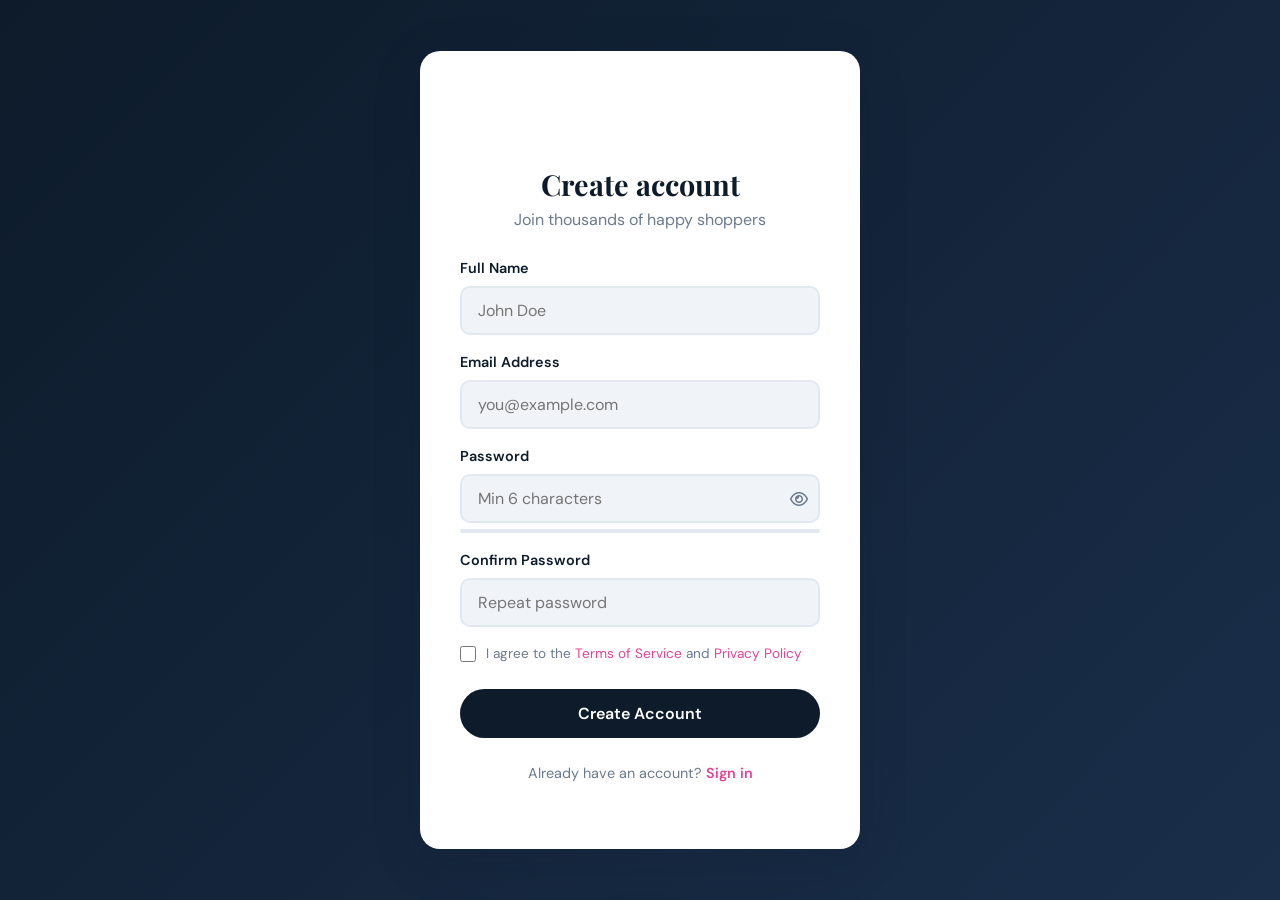
<file: signup.html>
<!DOCTYPE html>
<html lang="en">
<head>
  <meta charset="UTF-8">
  <meta name="viewport" content="width=device-width, initial-scale=1.0">
  <title>Sign Up — NovaCart</title>
  <link rel="preconnect" href="https://fonts.googleapis.com">
  <link href="https://fonts.googleapis.com/css2?family=Playfair+Display:wght@700;900&family=DM+Sans:wght@300;400;500;600&display=swap" rel="stylesheet">
  <link rel="stylesheet" href="https://cdnjs.cloudflare.com/ajax/libs/font-awesome/6.4.0/css/all.min.css">
  <link rel="stylesheet" href="style.css">
</head>
<body>
  <div class="auth-page">
    <div class="auth-card">
      <a href="index.html" class="brand">NovaCart</a>
      <h2>Create account</h2>
      <p>Join thousands of happy shoppers</p>

      <div id="authError" style="display:none;background:#fee2e2;color:#ef4444;padding:10px 14px;border-radius:10px;font-size:0.9rem;margin-bottom:1rem;border:1px solid #fca5a5"></div>

      <form onsubmit="handleSignup(event)">
        <div class="form-group">
          <label>Full Name</label>
          <input type="text" id="name" placeholder="John Doe" required autocomplete="name">
        </div>
        <div class="form-group">
          <label>Email Address</label>
          <input type="email" id="email" placeholder="you@example.com" required autocomplete="email">
        </div>
        <div class="form-group">
          <label>Password</label>
          <div style="position:relative">
            <input type="password" id="password" placeholder="Min 6 characters" required style="padding-right:44px" oninput="checkStrength(this.value)">
            <button type="button" onclick="togglePwd()" style="position:absolute;right:12px;top:50%;transform:translateY(-50%);background:none;border:none;color:var(--muted);font-size:1rem">
              <i class="fa-regular fa-eye" id="eyeIcon"></i>
            </button>
          </div>
          <div style="margin-top:6px;height:4px;border-radius:4px;background:var(--border);overflow:hidden">
            <div id="strengthBar" style="height:100%;width:0;transition:all 0.3s;border-radius:4px"></div>
          </div>
          <div id="strengthLabel" style="font-size:0.75rem;color:var(--muted);margin-top:3px"></div>
        </div>
        <div class="form-group">
          <label>Confirm Password</label>
          <input type="password" id="confirm" placeholder="Repeat password" required>
        </div>
        <div style="display:flex;align-items:flex-start;gap:10px;margin-bottom:1rem">
          <input type="checkbox" id="terms" style="margin-top:3px;accent-color:var(--accent);width:16px;height:16px" required>
          <label for="terms" style="font-size:0.85rem;color:var(--muted);cursor:pointer">
            I agree to the <a href="#" style="color:var(--accent)">Terms of Service</a> and <a href="#" style="color:var(--accent)">Privacy Policy</a>
          </label>
        </div>
        <button type="submit" class="auth-submit" id="signupBtn">
          <span id="signupBtnText">Create Account</span>
        </button>
      </form>

      <p style="text-align:center;margin-top:1.5rem;font-size:0.9rem;color:var(--muted)">
        Already have an account? <a href="login.html" class="auth-link">Sign in</a>
      </p>
    </div>
  </div>

  <div class="toast" id="toast">
    <i class="fa-solid fa-check-circle"></i>
    <span id="toastMsg"></span>
  </div>

  <script src="app.js"></script>
  <script>
    function togglePwd() {
      const inp = document.getElementById('password');
      const icon = document.getElementById('eyeIcon');
      inp.type = inp.type === 'password' ? 'text' : 'password';
      icon.className = inp.type === 'password' ? 'fa-regular fa-eye' : 'fa-regular fa-eye-slash';
    }

    function checkStrength(val) {
      const bar = document.getElementById('strengthBar');
      const label = document.getElementById('strengthLabel');
      let strength = 0;
      if (val.length >= 6) strength++;
      if (/[A-Z]/.test(val)) strength++;
      if (/[0-9]/.test(val)) strength++;
      if (/[^a-zA-Z0-9]/.test(val)) strength++;
      const levels = [
        { pct:'0%', color:'', text:'' },
        { pct:'25%', color:'#ef4444', text:'Weak' },
        { pct:'50%', color:'#f59e0b', text:'Fair' },
        { pct:'75%', color:'#3b82f6', text:'Good' },
        { pct:'100%', color:'#22c55e', text:'Strong 💪' },
      ];
      const l = levels[strength];
      bar.style.width = l.pct;
      bar.style.background = l.color;
      label.textContent = l.text;
      label.style.color = l.color;
    }

    function handleSignup(e) {
      e.preventDefault();
      const err = document.getElementById('authError');
      const btn = document.getElementById('signupBtn');
      const txt = document.getElementById('signupBtnText');
      err.style.display = 'none';

      const name = document.getElementById('name').value;
      const email = document.getElementById('email').value;
      const pass = document.getElementById('password').value;
      const confirm = document.getElementById('confirm').value;

      if (pass.length < 6) { err.textContent = 'Password must be at least 6 characters.'; err.style.display='block'; return; }
      if (pass !== confirm) { err.textContent = 'Passwords do not match.'; err.style.display='block'; return; }

      btn.disabled = true;
      txt.innerHTML = '<i class="fa-solid fa-spinner fa-spin"></i> Creating account…';

      setTimeout(() => {
        localStorage.setItem('novaUser', JSON.stringify({ name, email }));
        showToast('Account created! Welcome 🎉');
        setTimeout(() => window.location = 'index.html', 1000);
      }, 1400);
    }
  </script>
</body>
</html>
</file>
<file: style.css>
/* ========= CSS Variables ========= */
:root {
  --bg: #f0f4f8;
  --surface: #ffffff;
  --dark: #0d1b2a;
  --navy: #1a2e4a;
  --accent: #e84393;
  --accent2: #ff6b35;
  --gold: #f5a623;
  --text: #1a2e4a;
  --muted: #6b7a8d;
  --border: #e2e8f0;
  --radius: 14px;
  --shadow: 0 4px 24px rgba(13,27,42,0.10);
  --shadow-lg: 0 12px 48px rgba(13,27,42,0.18);
  --transition: 0.3s cubic-bezier(.4,0,.2,1);
  --font-display: 'Playfair Display', serif;
  --font-body: 'DM Sans', sans-serif;
}

/* ========= Reset ========= */
*, *::before, *::after { margin: 0; padding: 0; box-sizing: border-box; }
html { scroll-behavior: smooth; }
body { font-family: var(--font-body); background: var(--bg); color: var(--text); line-height: 1.6; overflow-x: hidden; }
img { max-width: 100%; display: block; }
a { text-decoration: none; color: inherit; }
button { cursor: pointer; font-family: inherit; }

/* ========= Overlay ========= */
.overlay {
  position: fixed; inset: 0; background: rgba(13,27,42,0.5);
  z-index: 200; opacity: 0; pointer-events: none;
  transition: opacity var(--transition);
  backdrop-filter: blur(3px);
}
.overlay.active { opacity: 1; pointer-events: all; }

/* ========= Sidebar ========= */
.sidebar {
  position: fixed; top: 0; left: 0; height: 100%; width: 280px;
  background: var(--surface); z-index: 300;
  transform: translateX(-100%);
  transition: transform var(--transition);
  box-shadow: var(--shadow-lg);
  display: flex; flex-direction: column; padding-top: 70px;
}
.sidebar.open { transform: translateX(0); }
.sidebar-brand {
  position: absolute; top: 0; left: 0; right: 0;
  background: var(--dark); color: #fff;
  font-family: var(--font-display); font-size: 1.5rem; font-weight: 700;
  padding: 1rem 1.5rem; letter-spacing: 1px;
}
.sidebar-close {
  position: absolute; top: 12px; right: 12px;
  background: rgba(255,255,255,0.15); border: none; color: #fff;
  width: 36px; height: 36px; border-radius: 50%;
  display: flex; align-items: center; justify-content: center;
  font-size: 1rem; transition: background var(--transition);
  z-index: 10;
}
.sidebar-close:hover { background: rgba(255,255,255,0.3); }
.sidebar-nav { padding: 1rem; display: flex; flex-direction: column; gap: 4px; }
.sidebar-nav a {
  display: flex; align-items: center; gap: 12px;
  padding: 12px 16px; border-radius: 10px;
  color: var(--navy); font-weight: 500;
  transition: all var(--transition);
}
.sidebar-nav a i { width: 20px; text-align: center; }
.sidebar-nav a:hover, .sidebar-nav a.active {
  background: var(--dark); color: #fff;
}

/* ========= Header ========= */
.header {
  position: fixed; top: 0; left: 0; right: 0; z-index: 100;
  background: var(--dark);
  transition: box-shadow var(--transition), background var(--transition);
}
.header.scrolled { box-shadow: 0 2px 20px rgba(0,0,0,0.3); }
.header-inner {
  max-width: 1280px; margin: 0 auto;
  display: flex; align-items: center; justify-content: space-between;
  padding: 0 1.5rem; height: 64px;
}
.header-left { display: flex; align-items: center; gap: 16px; }
.menu-btn {
  background: none; border: none; color: #fff;
  font-size: 1.3rem; padding: 6px; border-radius: 8px;
  transition: background var(--transition);
}
.menu-btn:hover { background: rgba(255,255,255,0.1); }
.brand {
  font-family: var(--font-display); font-size: 1.5rem; font-weight: 900;
  color: #fff; letter-spacing: 1px;
}
.header-nav { display: flex; align-items: center; gap: 4px; }
.header-nav a {
  color: rgba(255,255,255,0.8); font-weight: 500; font-size: 0.95rem;
  padding: 8px 14px; border-radius: 8px;
  transition: all var(--transition);
}
.header-nav a:hover { color: #fff; background: rgba(255,255,255,0.1); }
.cart-link {
  position: relative; display: flex; align-items: center;
  padding: 8px 12px !important;
}
.cart-count {
  position: absolute; top: 2px; right: 2px;
  background: var(--accent); color: #fff;
  font-size: 0.65rem; font-weight: 700;
  width: 18px; height: 18px; border-radius: 50%;
  display: flex; align-items: center; justify-content: center;
  transition: transform var(--transition);
}
.cart-count.bump { transform: scale(1.4); }
.mobile-cart-btn {
  display: none; position: relative;
  background: none; border: none; color: #fff;
  font-size: 1.3rem; padding: 6px;
}

/* ========= Hero ========= */
.hero {
  position: relative; margin-top: 64px;
  height: min(520px, 80vw); overflow: hidden;
}
.hero-slides { display: flex; height: 100%; transition: transform 0.6s cubic-bezier(.4,0,.2,1); }
.hero-slide {
  min-width: 100%; height: 100%;
  display: flex; align-items: center;
  padding: 2rem clamp(1.5rem, 5vw, 5rem);
  position: relative; overflow: hidden;
}
.hero-slide::before {
  content: ''; position: absolute; inset: 0;
  background: radial-gradient(ellipse at 30% 50%, rgba(232,67,147,0.15) 0%, transparent 60%);
  pointer-events: none;
}
.hero-content {
  position: relative; z-index: 2;
  max-width: 540px; animation: heroIn 0.8s ease both;
}
@keyframes heroIn {
  from { opacity: 0; transform: translateY(30px); }
  to { opacity: 1; transform: translateY(0); }
}
.hero-tag {
  display: inline-block;
  background: rgba(232,67,147,0.2); color: #f890c8;
  border: 1px solid rgba(232,67,147,0.4);
  font-size: 0.8rem; font-weight: 600; letter-spacing: 2px;
  text-transform: uppercase; padding: 5px 14px; border-radius: 100px;
  margin-bottom: 1rem;
}
.hero-content h1 {
  font-family: var(--font-display); font-size: clamp(2rem, 5vw, 3.2rem);
  font-weight: 900; color: #fff; line-height: 1.15;
  margin-bottom: 1rem;
}
.hero-content h1 em { font-style: italic; color: #f890c8; }
.hero-content p {
  color: rgba(255,255,255,0.75); font-size: clamp(0.9rem, 2vw, 1.1rem);
  margin-bottom: 2rem; max-width: 420px;
}
.hero-btn {
  display: inline-flex; align-items: center; gap: 8px;
  background: var(--accent); color: #fff;
  font-weight: 600; font-size: 0.95rem;
  padding: 14px 28px; border-radius: 100px;
  transition: all var(--transition);
  box-shadow: 0 4px 20px rgba(232,67,147,0.4);
}
.hero-btn:hover { transform: translateY(-2px); box-shadow: 0 8px 32px rgba(232,67,147,0.5); background: #d4387f; }
.hero-visual {
  position: absolute; right: 0; top: 0; bottom: 0;
  width: 55%; pointer-events: none;
}
.hero-visual img {
  width: 100%; height: 100%; object-fit: cover;
  mask-image: linear-gradient(to left, black 40%, transparent 100%);
  -webkit-mask-image: linear-gradient(to left, black 40%, transparent 100%);
  opacity: 0.6;
}
.hero-arrow {
  position: absolute; top: 50%; transform: translateY(-50%);
  background: rgba(255,255,255,0.15); border: 1px solid rgba(255,255,255,0.2);
  color: #fff; width: 48px; height: 48px; border-radius: 50%;
  display: flex; align-items: center; justify-content: center;
  font-size: 1rem; transition: all var(--transition);
  backdrop-filter: blur(8px);
}
.hero-arrow:hover { background: rgba(255,255,255,0.3); }
.hero-arrow.left { left: 1rem; }
.hero-arrow.right { right: 1rem; }
.hero-dots {
  position: absolute; bottom: 1.2rem; left: 50%; transform: translateX(-50%);
  display: flex; gap: 8px;
}
.dot {
  width: 8px; height: 8px; border-radius: 100px;
  background: rgba(255,255,255,0.4); cursor: pointer;
  transition: all var(--transition);
}
.dot.active { background: #fff; width: 24px; }

/* ========= Categories ========= */
.categories {
  display: flex; gap: 10px; padding: 1.5rem clamp(1rem, 4vw, 2rem);
  overflow-x: auto; scrollbar-width: none;
  max-width: 1280px; margin: 0 auto;
}
.categories::-webkit-scrollbar { display: none; }
.category-pill {
  flex-shrink: 0; padding: 8px 20px;
  border-radius: 100px; background: var(--surface);
  border: 2px solid var(--border); font-weight: 600;
  font-size: 0.9rem; cursor: pointer;
  transition: all var(--transition);
}
.category-pill:hover, .category-pill.active {
  background: var(--dark); color: #fff; border-color: var(--dark);
}

/* ========= Products Section ========= */
.products-section {
  max-width: 1280px; margin: 0 auto;
  padding: 0 clamp(1rem, 4vw, 2rem) 2rem;
}
.section-header {
  display: flex; align-items: center; justify-content: space-between;
  margin-bottom: 1.5rem;
}
.section-header h2 {
  font-family: var(--font-display); font-size: clamp(1.4rem, 3vw, 2rem);
  font-weight: 700; color: var(--dark);
}
.see-all {
  display: flex; align-items: center; gap: 6px;
  color: var(--accent); font-weight: 600; font-size: 0.9rem;
  transition: gap var(--transition);
}
.see-all:hover { gap: 10px; }
.product-grid {
  display: grid;
  grid-template-columns: repeat(auto-fill, minmax(240px, 1fr));
  gap: 1.25rem;
}

/* Product Card */
.product-card {
  background: var(--surface); border-radius: var(--radius);
  overflow: hidden; box-shadow: var(--shadow);
  transition: transform var(--transition), box-shadow var(--transition);
  animation: cardIn 0.5s ease both;
}
@keyframes cardIn {
  from { opacity: 0; transform: translateY(20px); }
  to { opacity: 1; transform: translateY(0); }
}
.product-card:hover { transform: translateY(-6px); box-shadow: var(--shadow-lg); }
.product-card.hidden { display: none; }
.product-img-wrap {
  position: relative; aspect-ratio: 1;
  overflow: hidden; background: #f8fafc;
}
.product-img-wrap img {
  width: 100%; height: 100%; object-fit: contain;
  padding: 1rem;
  transition: transform 0.5s cubic-bezier(.4,0,.2,1);
}
.product-card:hover .product-img-wrap img { transform: scale(1.07); }
.wishlist-btn {
  position: absolute; top: 10px; right: 10px;
  background: var(--surface); border: none;
  width: 36px; height: 36px; border-radius: 50%;
  display: flex; align-items: center; justify-content: center;
  font-size: 1rem; color: var(--muted);
  box-shadow: 0 2px 8px rgba(0,0,0,0.1);
  transition: all var(--transition); opacity: 0;
}
.product-card:hover .wishlist-btn { opacity: 1; }
.wishlist-btn.active { color: var(--accent); }
.wishlist-btn:hover { transform: scale(1.1); color: var(--accent); }
.product-badge {
  position: absolute; top: 10px; left: 10px;
  background: var(--gold); color: var(--dark);
  font-size: 0.7rem; font-weight: 700; letter-spacing: 1px;
  text-transform: uppercase; padding: 3px 10px; border-radius: 100px;
}
.product-badge.sale { background: var(--accent); color: #fff; }
.product-info { padding: 1rem; }
.product-cat { font-size: 0.75rem; font-weight: 600; color: var(--accent); text-transform: uppercase; letter-spacing: 1px; }
.product-info h3 { font-size: 1rem; font-weight: 600; margin: 4px 0; color: var(--dark); }
.product-rating { display: flex; align-items: center; gap: 2px; font-size: 0.75rem; color: var(--gold); margin-bottom: 10px; }
.product-rating span { color: var(--muted); margin-left: 4px; }
.product-footer { display: flex; align-items: center; justify-content: space-between; }
.price { font-size: 1.15rem; font-weight: 700; color: var(--dark); }
.add-btn {
  background: var(--dark); color: #fff; border: none;
  width: 36px; height: 36px; border-radius: 50%;
  display: flex; align-items: center; justify-content: center;
  font-size: 0.9rem; transition: all var(--transition);
}
.add-btn:hover { background: var(--accent); transform: scale(1.1) rotate(90deg); }
.add-btn.added { background: #22c55e; transform: scale(1.1); }

/* ========= Shelf Sliders ========= */
.shelf-section {
  max-width: 1280px; margin: 0 auto 2rem;
  padding: 0 clamp(1rem, 4vw, 2rem);
}
.slider-arrows { display: flex; gap: 8px; }
.slider-arrows button {
  background: var(--surface); border: 2px solid var(--border);
  width: 40px; height: 40px; border-radius: 50%;
  display: flex; align-items: center; justify-content: center;
  font-size: 0.9rem; color: var(--dark);
  transition: all var(--transition);
}
.slider-arrows button:hover { background: var(--dark); color: #fff; border-color: var(--dark); }
.shelf-track {
  display: flex; gap: 1rem; overflow-x: auto; scrollbar-width: none;
  scroll-behavior: smooth; padding: 1rem 0.5rem;
  background: var(--surface); border-radius: var(--radius);
  box-shadow: var(--shadow);
}
.shelf-track::-webkit-scrollbar { display: none; }
.shelf-item {
  flex-shrink: 0; width: 130px; border-radius: 10px; overflow: hidden;
  transition: transform var(--transition);
  background: #f8fafc;
}
.shelf-item:hover { transform: scale(1.05); }
.shelf-item img { height: 170px; width: 130px; object-fit: contain; padding: 8px; }

/* ========= Sign In Banner ========= */
.signin-banner {
  margin: 2rem clamp(1rem, 4vw, 2rem);
  background: linear-gradient(135deg, var(--dark), var(--navy));
  border-radius: var(--radius); padding: 2rem;
  max-width: 1280px; margin-left: auto; margin-right: auto;
}
.signin-inner {
  display: flex; align-items: center; justify-content: space-between; gap: 1.5rem;
  flex-wrap: wrap;
}
.signin-banner h3 {
  font-family: var(--font-display); font-size: 1.4rem; color: #fff;
}
.signin-banner p { color: rgba(255,255,255,0.7); margin-top: 4px; }
.signin-actions { display: flex; gap: 12px; flex-wrap: wrap; }
.btn-primary {
  background: var(--accent); color: #fff;
  padding: 12px 28px; border-radius: 100px;
  font-weight: 600; transition: all var(--transition);
  box-shadow: 0 4px 16px rgba(232,67,147,0.4);
}
.btn-primary:hover { transform: translateY(-2px); background: #d4387f; }
.btn-ghost {
  background: rgba(255,255,255,0.1); color: #fff;
  padding: 12px 28px; border-radius: 100px;
  font-weight: 600; border: 2px solid rgba(255,255,255,0.2);
  transition: all var(--transition);
}
.btn-ghost:hover { background: rgba(255,255,255,0.2); }

/* ========= Footer ========= */
.footer { background: var(--dark); color: rgba(255,255,255,0.8); margin-top: 3rem; }
.footer-inner {
  max-width: 1280px; margin: 0 auto;
  display: grid; grid-template-columns: 2fr repeat(3, 1fr);
  gap: 2rem; padding: 3rem clamp(1rem, 4vw, 2rem) 2rem;
}
.footer-brand .brand { font-family: var(--font-display); font-size: 1.8rem; color: #fff; font-weight: 900; }
.footer-brand p { color: rgba(255,255,255,0.5); margin-top: 8px; font-size: 0.9rem; }
.footer-links h4 { color: #fff; font-size: 0.9rem; letter-spacing: 1px; text-transform: uppercase; margin-bottom: 1rem; }
.footer-links { display: flex; flex-direction: column; gap: 8px; }
.footer-links a { color: rgba(255,255,255,0.5); font-size: 0.9rem; transition: color var(--transition); }
.footer-links a:hover { color: #fff; }
.footer-bottom {
  border-top: 1px solid rgba(255,255,255,0.1);
  max-width: 1280px; margin: 0 auto;
  display: flex; align-items: center; justify-content: space-between;
  padding: 1.5rem clamp(1rem, 4vw, 2rem);
  font-size: 0.85rem; color: rgba(255,255,255,0.4);
}
.social-links { display: flex; gap: 16px; }
.social-links a { color: rgba(255,255,255,0.4); font-size: 1.1rem; transition: color var(--transition); }
.social-links a:hover { color: #fff; }

/* ========= Toast ========= */
.toast {
  position: fixed; bottom: 2rem; left: 50%; transform: translateX(-50%) translateY(100px);
  background: var(--dark); color: #fff;
  padding: 14px 24px; border-radius: 100px;
  display: flex; align-items: center; gap: 10px;
  font-weight: 500; box-shadow: var(--shadow-lg);
  transition: transform 0.4s cubic-bezier(.4,0,.2,1);
  z-index: 9999; white-space: nowrap;
}
.toast i { color: #22c55e; }
.toast.show { transform: translateX(-50%) translateY(0); }

/* ========= Cart Page ========= */
.page-wrapper {
  max-width: 900px; margin: 0 auto;
  padding: clamp(5rem, 10vw, 6rem) 1.5rem 3rem;
}
.page-title { font-family: var(--font-display); font-size: 2rem; color: var(--dark); margin-bottom: 2rem; }
.cart-empty {
  text-align: center; padding: 4rem 2rem;
  background: var(--surface); border-radius: var(--radius);
}
.cart-empty i { font-size: 4rem; color: var(--border); margin-bottom: 1rem; }
.cart-empty h3 { font-size: 1.4rem; color: var(--dark); }
.cart-empty p { color: var(--muted); margin: 8px 0 1.5rem; }
.cart-item-card {
  background: var(--surface); border-radius: var(--radius);
  display: flex; align-items: center; gap: 1rem;
  padding: 1rem; margin-bottom: 1rem;
  box-shadow: var(--shadow); animation: cardIn 0.3s ease both;
}
.cart-item-card img {
  width: 90px; height: 90px; object-fit: contain;
  border-radius: 10px; background: #f8fafc; padding: 6px;
  flex-shrink: 0;
}
.cart-item-info { flex: 1; }
.cart-item-info h3 { font-size: 1rem; font-weight: 600; color: var(--dark); }
.cart-item-info .item-price { color: var(--accent); font-weight: 700; margin-top: 4px; }
.qty-controls {
  display: flex; align-items: center; gap: 8px; margin-top: 8px;
}
.qty-btn {
  width: 28px; height: 28px; border-radius: 50%;
  background: var(--bg); border: 2px solid var(--border);
  display: flex; align-items: center; justify-content: center;
  font-size: 0.85rem; transition: all var(--transition); color: var(--dark);
}
.qty-btn:hover { background: var(--dark); color: #fff; border-color: var(--dark); }
.qty-display { font-weight: 700; min-width: 24px; text-align: center; }
.cart-remove {
  background: none; border: none; color: var(--muted);
  font-size: 1.1rem; padding: 8px; border-radius: 8px;
  transition: all var(--transition);
}
.cart-remove:hover { color: #ef4444; background: #fee2e2; }
.cart-summary {
  background: var(--surface); border-radius: var(--radius);
  padding: 1.5rem; margin-top: 1.5rem;
  box-shadow: var(--shadow);
}
.cart-summary h3 { font-family: var(--font-display); font-size: 1.4rem; margin-bottom: 1rem; }
.summary-row { display: flex; justify-content: space-between; padding: 8px 0; color: var(--muted); }
.summary-row.total { border-top: 2px solid var(--border); margin-top: 8px; padding-top: 16px; color: var(--dark); font-weight: 700; font-size: 1.2rem; }
.checkout-btn {
  width: 100%; margin-top: 1.5rem;
  background: var(--dark); color: #fff;
  border: none; padding: 16px; border-radius: 100px;
  font-size: 1rem; font-weight: 600; font-family: inherit;
  transition: all var(--transition);
  display: flex; align-items: center; justify-content: center; gap: 10px;
}
.checkout-btn:hover { background: var(--accent); transform: translateY(-2px); box-shadow: 0 8px 24px rgba(232,67,147,0.3); }

/* ========= Products Page ========= */
.products-page {
  max-width: 1280px; margin: 0 auto;
  padding: clamp(5rem, 10vw, 6rem) 1.5rem 3rem;
}
.products-page-header {
  display: flex; align-items: center; justify-content: space-between;
  margin-bottom: 2rem; flex-wrap: wrap; gap: 1rem;
}
.search-bar {
  display: flex; align-items: center; gap: 10px;
  background: var(--surface); border: 2px solid var(--border);
  border-radius: 100px; padding: 10px 18px;
  transition: border-color var(--transition);
}
.search-bar:focus-within { border-color: var(--accent); }
.search-bar i { color: var(--muted); }
.search-bar input {
  border: none; outline: none; font-family: inherit;
  font-size: 0.95rem; background: none; width: 220px; color: var(--dark);
}

/* ========= Login / Signup Pages ========= */
.auth-page {
  min-height: 100vh; display: flex; align-items: center; justify-content: center;
  padding: 2rem; background: linear-gradient(135deg, var(--dark) 0%, var(--navy) 100%);
}
.auth-card {
  background: var(--surface); border-radius: 20px;
  padding: clamp(1.5rem, 5vw, 2.5rem); width: 100%; max-width: 440px;
  box-shadow: var(--shadow-lg);
  animation: cardIn 0.5s ease;
}
.auth-card .brand { display: block; text-align: center; font-size: 1.8rem; margin-bottom: 1.5rem; }
.auth-card h2 { font-family: var(--font-display); font-size: 1.8rem; color: var(--dark); text-align: center; }
.auth-card p { color: var(--muted); text-align: center; margin-bottom: 1.5rem; }
.form-group { margin-bottom: 1rem; }
.form-group label { display: block; font-weight: 600; font-size: 0.9rem; margin-bottom: 6px; color: var(--dark); }
.form-group input {
  width: 100%; padding: 12px 16px;
  border: 2px solid var(--border); border-radius: 10px;
  font-family: inherit; font-size: 1rem; color: var(--dark);
  transition: border-color var(--transition);
  background: var(--bg);
}
.form-group input:focus { outline: none; border-color: var(--accent); background: #fff; }
.auth-submit {
  width: 100%; padding: 14px;
  background: var(--dark); color: #fff;
  border: none; border-radius: 100px;
  font-family: inherit; font-size: 1rem; font-weight: 600;
  margin-top: 0.5rem; transition: all var(--transition);
}
.auth-submit:hover { background: var(--accent); transform: translateY(-2px); }
.auth-divider { text-align: center; color: var(--muted); font-size: 0.9rem; margin: 1rem 0; }
.auth-link { color: var(--accent); font-weight: 600; }
.auth-link:hover { text-decoration: underline; }

/* ========= Settings Page ========= */
.settings-layout {
  display: flex; min-height: 100vh; padding-top: 64px;
}
.settings-sidebar {
  width: 260px; flex-shrink: 0; background: var(--surface);
  border-right: 1px solid var(--border);
  padding: 2rem 1rem; position: sticky; top: 64px;
  height: calc(100vh - 64px); overflow-y: auto;
}
.settings-sidebar h2 {
  font-size: 0.75rem; font-weight: 700; letter-spacing: 2px;
  text-transform: uppercase; color: var(--muted);
  padding: 0 10px; margin-bottom: 8px;
}
.settings-sidebar a {
  display: flex; align-items: center; gap: 10px;
  padding: 10px 12px; border-radius: 8px;
  color: var(--navy); font-weight: 500; font-size: 0.95rem;
  transition: all var(--transition); margin-bottom: 2px;
}
.settings-sidebar a:hover, .settings-sidebar a.active {
  background: var(--dark); color: #fff;
}
.settings-main {
  flex: 1; padding: clamp(1.5rem, 4vw, 3rem);
  max-width: 720px;
}
.settings-section {
  background: var(--surface); border-radius: var(--radius);
  padding: 1.5rem; margin-bottom: 1.5rem;
  box-shadow: var(--shadow);
}
.settings-section h3 {
  font-family: var(--font-display); font-size: 1.2rem;
  color: var(--dark); margin-bottom: 1.25rem;
  padding-bottom: 0.75rem; border-bottom: 1px solid var(--border);
}
.settings-section label { display: block; font-weight: 600; font-size: 0.875rem; color: var(--muted); margin-bottom: 6px; margin-top: 12px; }
.settings-section input, .settings-section select {
  width: 100%; padding: 11px 14px;
  border: 2px solid var(--border); border-radius: 10px;
  font-family: inherit; font-size: 0.95rem; color: var(--dark);
  background: var(--bg); transition: border-color var(--transition);
}
.settings-section input:focus, .settings-section select:focus { outline: none; border-color: var(--accent); background: #fff; }
.settings-section .save-btn {
  margin-top: 1.25rem; background: var(--dark); color: #fff;
  border: none; padding: 11px 24px; border-radius: 100px;
  font-family: inherit; font-size: 0.95rem; font-weight: 600;
  transition: all var(--transition);
}
.settings-section .save-btn:hover { background: var(--accent); }
.checkbox-group { display: flex; align-items: center; gap: 10px; margin-top: 12px; }
.checkbox-group input[type="checkbox"] { width: 18px; height: 18px; accent-color: var(--accent); cursor: pointer; }
.checkbox-group label { margin: 0; font-weight: 500; color: var(--dark); cursor: pointer; }
.danger-zone { border: 2px solid #fee2e2 !important; }
.danger-zone h3 { color: #ef4444 !important; border-color: #fee2e2 !important; }
.delete-btn {
  background: #ef4444; color: #fff; border: none;
  padding: 11px 24px; border-radius: 100px;
  font-family: inherit; font-size: 0.95rem; font-weight: 600;
  margin-top: 1rem; transition: all var(--transition);
}
.delete-btn:hover { background: #dc2626; }

/* ========= Responsive ========= */
@media (max-width: 768px) {
  .header-nav { display: none; }
  .mobile-cart-btn { display: flex; align-items: center; }
  .hero { height: 420px; }
  .hero-visual { display: none; }
  .hero-content h1 { font-size: 2rem; }
  .footer-inner { grid-template-columns: 1fr 1fr; }
  .footer-brand { grid-column: 1 / -1; }
  .settings-layout { flex-direction: column; }
  .settings-sidebar { width: 100%; height: auto; position: static; border-right: none; border-bottom: 1px solid var(--border); display: flex; flex-wrap: wrap; gap: 4px; padding: 1rem; }
  .settings-sidebar h2 { width: 100%; }
  .cart-item-card { flex-wrap: wrap; }
  .signin-inner { flex-direction: column; text-align: center; }
}
@media (max-width: 480px) {
  .product-grid { grid-template-columns: repeat(2, 1fr); gap: 0.75rem; }
  .footer-inner { grid-template-columns: 1fr; }
  .footer-links:not(.footer-brand) { display: none; }
  .hero { height: 360px; }
}
</file>
